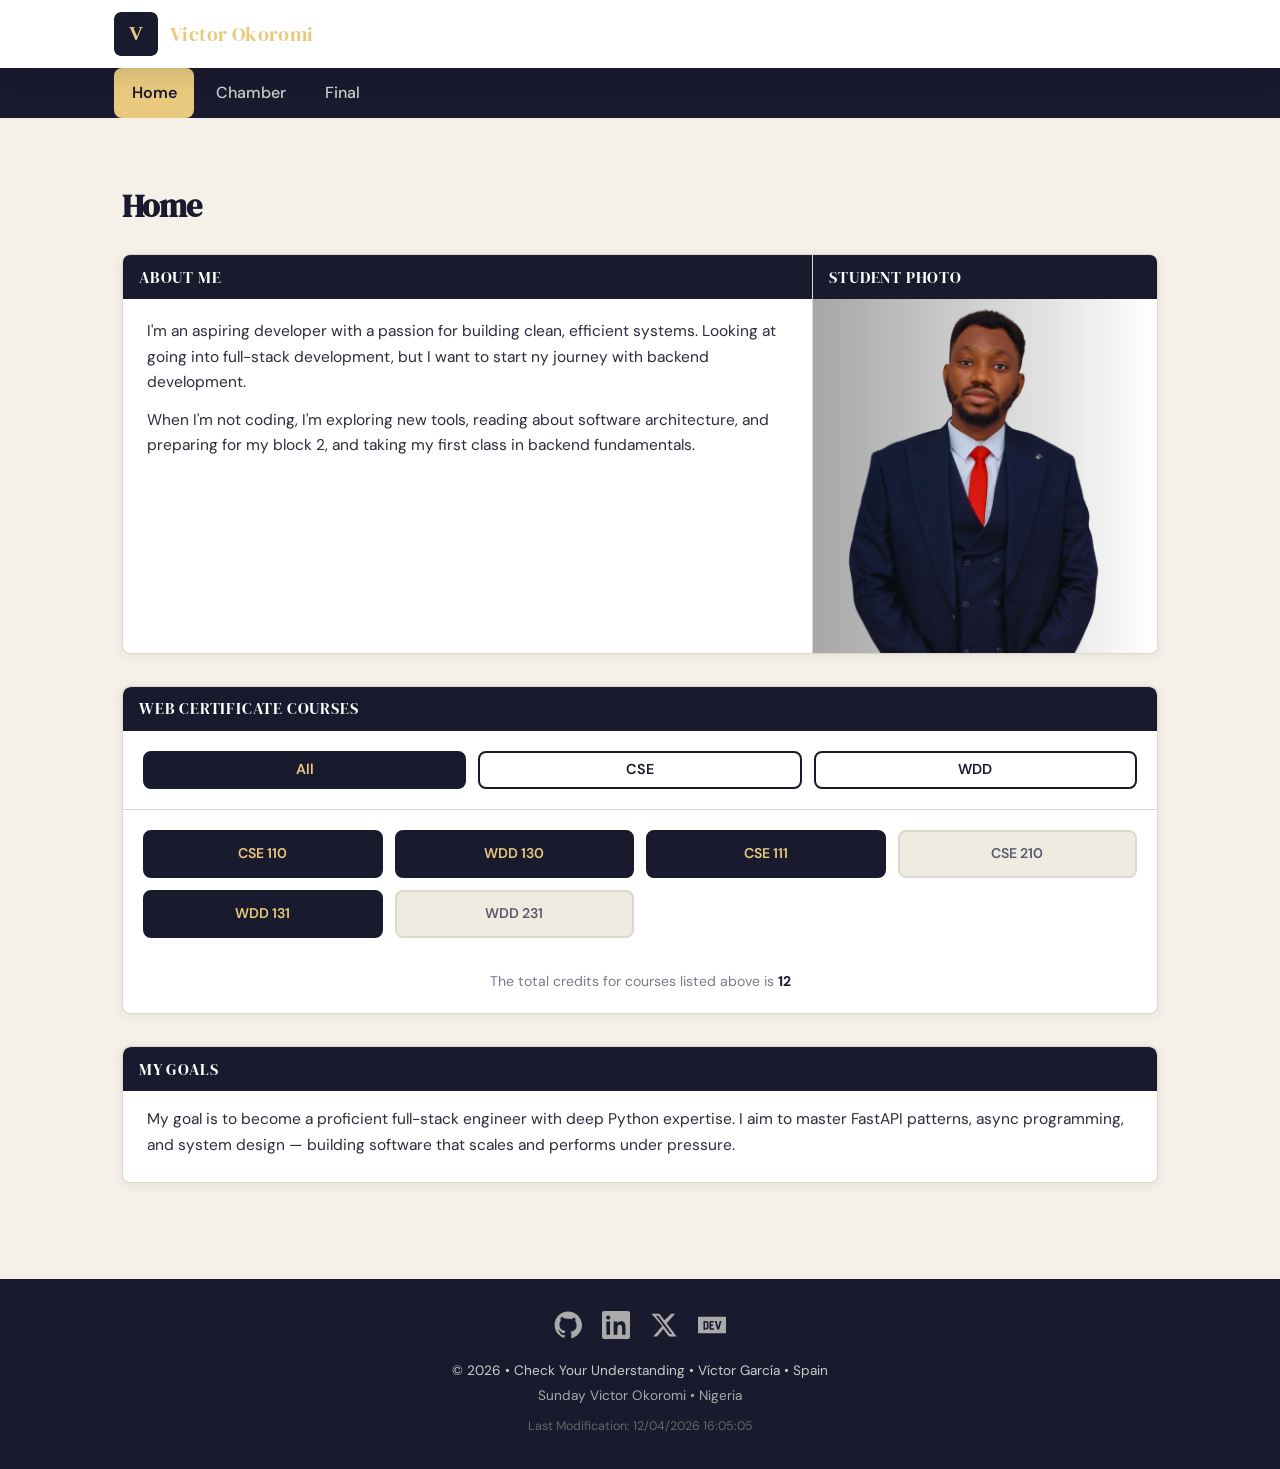
<file: index.html>
<!DOCTYPE html>
<html lang="en">
<head>
  <meta charset="UTF-8" />
  <meta name="viewport" content="width=device-width, initial-scale=1.0" />
  <meta name="description" content="Victor Okoromi personal portfolio and Web Certificate coursework page." />
  <meta name="author" content="Sunday Víctor Okoromi" />
  <title>Victor | Home</title>
  <link rel="preconnect" href="https://fonts.googleapis.com" />
  <link rel="preconnect" href="https://fonts.gstatic.com" crossorigin />
  <link href="https://fonts.googleapis.com/css2?family=DM+Serif+Display:ital@0;1&family=DM+Sans:wght@300;400;500;600&display=swap" rel="stylesheet" />
  <link rel="stylesheet" href="styles/styles.css" />
  <link rel="stylesheet" href="styles/normalize.css" />
  <script src="scripts/main.js" defer></script>
</head>
<body>

  <!-- ======= HEADER ======= -->
  <header>
    <div class="header-inner">
      <div class="brand">
        <img src="images/logo.svg" alt="Site logo" class="logo" width="44" height="44" />
        <span class="site-name">Victor Okoromi</span>
      </div>
      <button class="hamburger" id="menuToggle" aria-label="Toggle navigation" aria-expanded="false">
        <span></span><span></span><span></span>
      </button>
    </div>
  </header>

  <!-- ======= NAV ======= -->
  <nav id="mainNav" aria-label="Main navigation">
    <ul>
      <li><a href="index.html" class="active">Home</a></li>
      <li><a href="chamber/index.html">Chamber</a></li>
      <li><a href="final/index.html">Final</a></li>
    </ul>
  </nav>

  <!-- ======= MAIN ======= -->
  <main>
    <h1>Home</h1>

    <!-- About Me -->
    <section class="about-section">
      <div class="about-text">
        <h2>About Me</h2>
        <p>
          I'm an aspiring developer with a passion for building clean, efficient systems. Looking at going into full-stack development, but I want to start ny journey with backend development.
        <p>
          When I'm not coding, I'm exploring new tools, reading about software architecture, and preparing for my block 2, and taking my first class in backend fundamentals.
        </p>
      </div>
      <div class="about-photo">
        <h2>Student Photo</h2>
        <div class="photo-placeholder">
         <img src="images/profile.webp" alt="Student Photo" />
        </div>
      </div>
    </section>

    <!-- Web Certificate Courses -->
    <section class="courses-section">
      <h2>Web Certificate Courses</h2>

      <div class="filter-buttons">
        <button class="filter-btn active" data-filter="all">All</button>
        <button class="filter-btn" data-filter="CSE">CSE</button>
        <button class="filter-btn" data-filter="WDD">WDD</button>
      </div>

      <div id="courseList" class="course-grid"></div>
      <p class="credit-total">The total credits for courses listed above is <strong id="totalCredits">0</strong></p>
    </section>

    <!-- Future Courses -->
    <section class="goals-section">
      <h2>My Goals</h2>
      <p>
        My goal is to become a proficient full-stack engineer with deep Python expertise. I aim to master FastAPI patterns, async programming, and system design — building software that scales and performs under pressure.
      </p>
    </section>

  </main>

  <!-- ======= FOOTER ======= -->
  <footer>
    <div class="footer-social">
      <a href="https://github.com/" target="_blank" rel="noopener noreferrer" aria-label="GitHub">
        <svg xmlns="http://www.w3.org/2000/svg" viewBox="0 0 24 24" width="28" height="28" fill="currentColor">
          <path d="M12 .5C5.649.5.5 5.649.5 12c0 5.085 3.292 9.388 7.863 10.907.575.107.785-.249.785-.553 0-.273-.01-.995-.015-1.953-3.2.696-3.876-1.542-3.876-1.542-.522-1.328-1.276-1.682-1.276-1.682-1.044-.714.079-.699.079-.699 1.154.081 1.762 1.185 1.762 1.185 1.025 1.756 2.69 1.249 3.347.955.104-.742.401-1.249.73-1.536-2.554-.29-5.237-1.277-5.237-5.682 0-1.255.449-2.28 1.184-3.084-.119-.29-.514-1.459.112-3.042 0 0 .964-.309 3.161 1.179A10.99 10.99 0 0 1 12 6.585c.977.004 1.96.132 2.878.387 2.195-1.488 3.157-1.179 3.157-1.179.628 1.583.233 2.752.114 3.042.737.804 1.183 1.829 1.183 3.084 0 4.415-2.687 5.389-5.248 5.673.413.355.78 1.056.78 2.129 0 1.537-.014 2.776-.014 3.154 0 .307.207.665.791.552C20.711 21.385 24 17.084 24 12 24 5.649 18.351.5 12 .5z"/>
        </svg>
      </a>
      <a href="https://linkedin.com/" target="_blank" rel="noopener noreferrer" aria-label="LinkedIn">
        <svg xmlns="http://www.w3.org/2000/svg" viewBox="0 0 24 24" width="28" height="28" fill="currentColor">
          <path d="M20.447 20.452H17.21v-5.569c0-1.328-.025-3.037-1.85-3.037-1.851 0-2.134 1.445-2.134 2.939v5.667H9.99V9h3.114v1.561h.044c.434-.822 1.493-1.689 3.073-1.689 3.289 0 3.895 2.166 3.895 4.984v6.596zM5.337 7.433a1.807 1.807 0 1 1 0-3.614 1.807 1.807 0 0 1 0 3.614zm1.561 13.019H3.776V9h3.122v11.452zM22.225 0H1.771C.792 0 0 .774 0 1.729v20.542C0 23.226.792 24 1.771 24h20.451C23.2 24 24 23.226 24 22.271V1.729C24 .774 23.2 0 22.222 0h.003z"/>
        </svg>
      </a>
      <a href="https://x.com/" target="_blank" rel="noopener noreferrer" aria-label="X (Twitter)">
        <svg xmlns="http://www.w3.org/2000/svg" viewBox="0 0 24 24" width="28" height="28" fill="currentColor">
          <path d="M18.244 2.25h3.308l-7.227 8.26 8.502 11.24H16.17l-4.714-6.231-5.401 6.231H2.742l7.738-8.878L1.254 2.25H8.08l4.253 5.622zm-1.161 17.52h1.833L7.084 4.126H5.117z"/>
        </svg>
      </a>
      <a href="https://dev.to/" target="_blank" rel="noopener noreferrer" aria-label="Dev.to">
        <svg xmlns="http://www.w3.org/2000/svg" viewBox="0 0 24 24" width="28" height="28" fill="currentColor">
          <path d="M7.42 10.05c-.18-.16-.46-.23-.84-.23H6l.02 2.44.04 2.45.56-.02c.41 0 .63-.07.83-.26.24-.24.26-.36.26-2.2 0-1.91-.02-1.96-.29-2.18zM0 4.94v14.12h24V4.94H0zM8.56 15.3c-.44.58-1.06.77-2.53.77H4.71V8.53h1.4c1.67 0 2.16.18 2.6.9.27.43.29.6.32 2.57.05 2.23-.02 2.73-.47 3.3zm5.09-5.47h-2.47v1.77h1.52v1.28l-.72.04-.75.03v1.77l1.22.03 1.2.04v1.28h-1.6c-1.53 0-1.6-.01-1.87-.3l-.3-.28v-3.16c0-3.02.01-3.18.25-3.48.23-.31.25-.31 1.88-.31h1.64v1.29zm4.68 5.45c-.17.43-.64.79-1 .79-.18 0-.45-.15-.67-.39-.32-.32-.45-.63-.82-2.08l-.9-3.39-.45-1.67h.76c.4 0 .75.02.75.05 0 .06 1.16 4.54 1.26 4.83.04.15.32-.7.73-2.3l.66-2.52.74-.04c.4-.02.73 0 .73.04 0 .14-1.67 6.38-1.8 6.68z"/>
        </svg>
      </a>
    </div>

    <div class="footer-info">
      <p id="copyright"></p>
      <p>Sunday Victor Okoromi &bull; Nigeria</p>
    </div>

    <div class="footer-modified">
      <p id="lastModified"></p>
    </div>
  </footer>

</body>
</html>
</file>
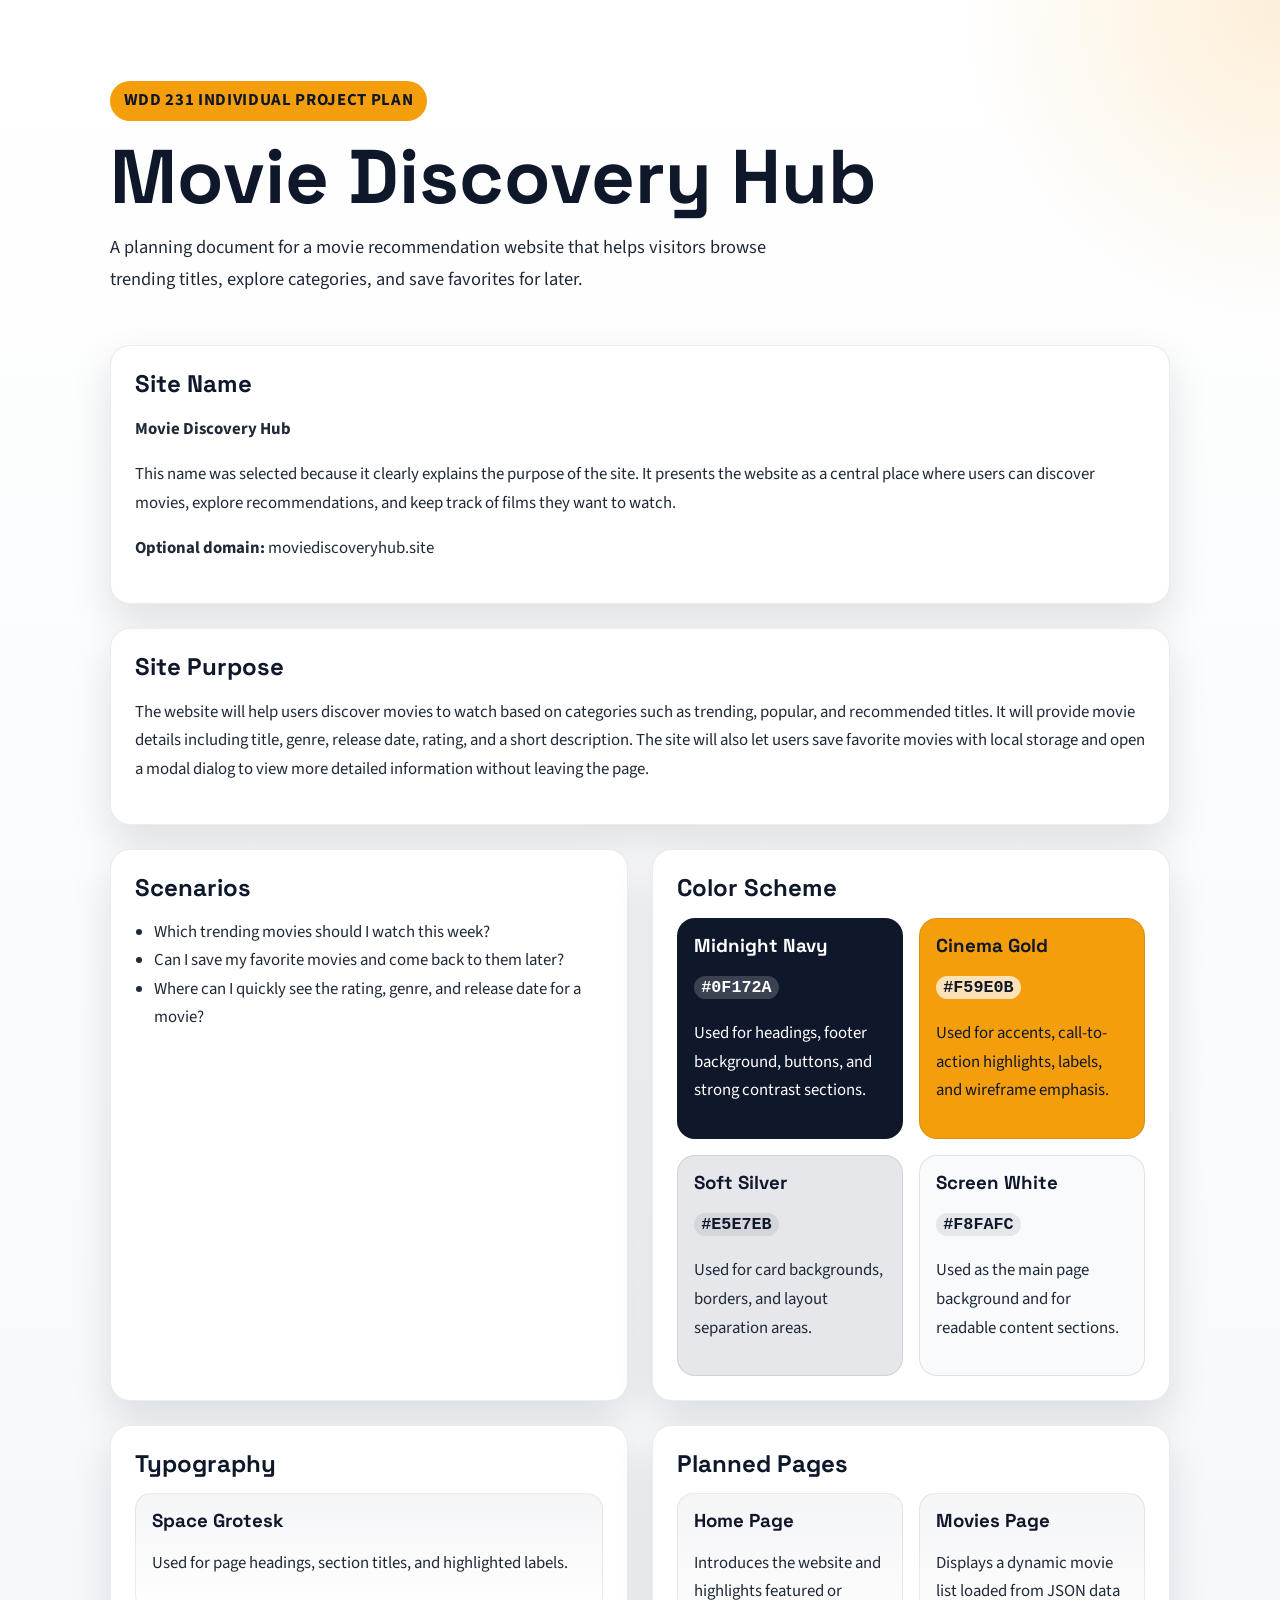
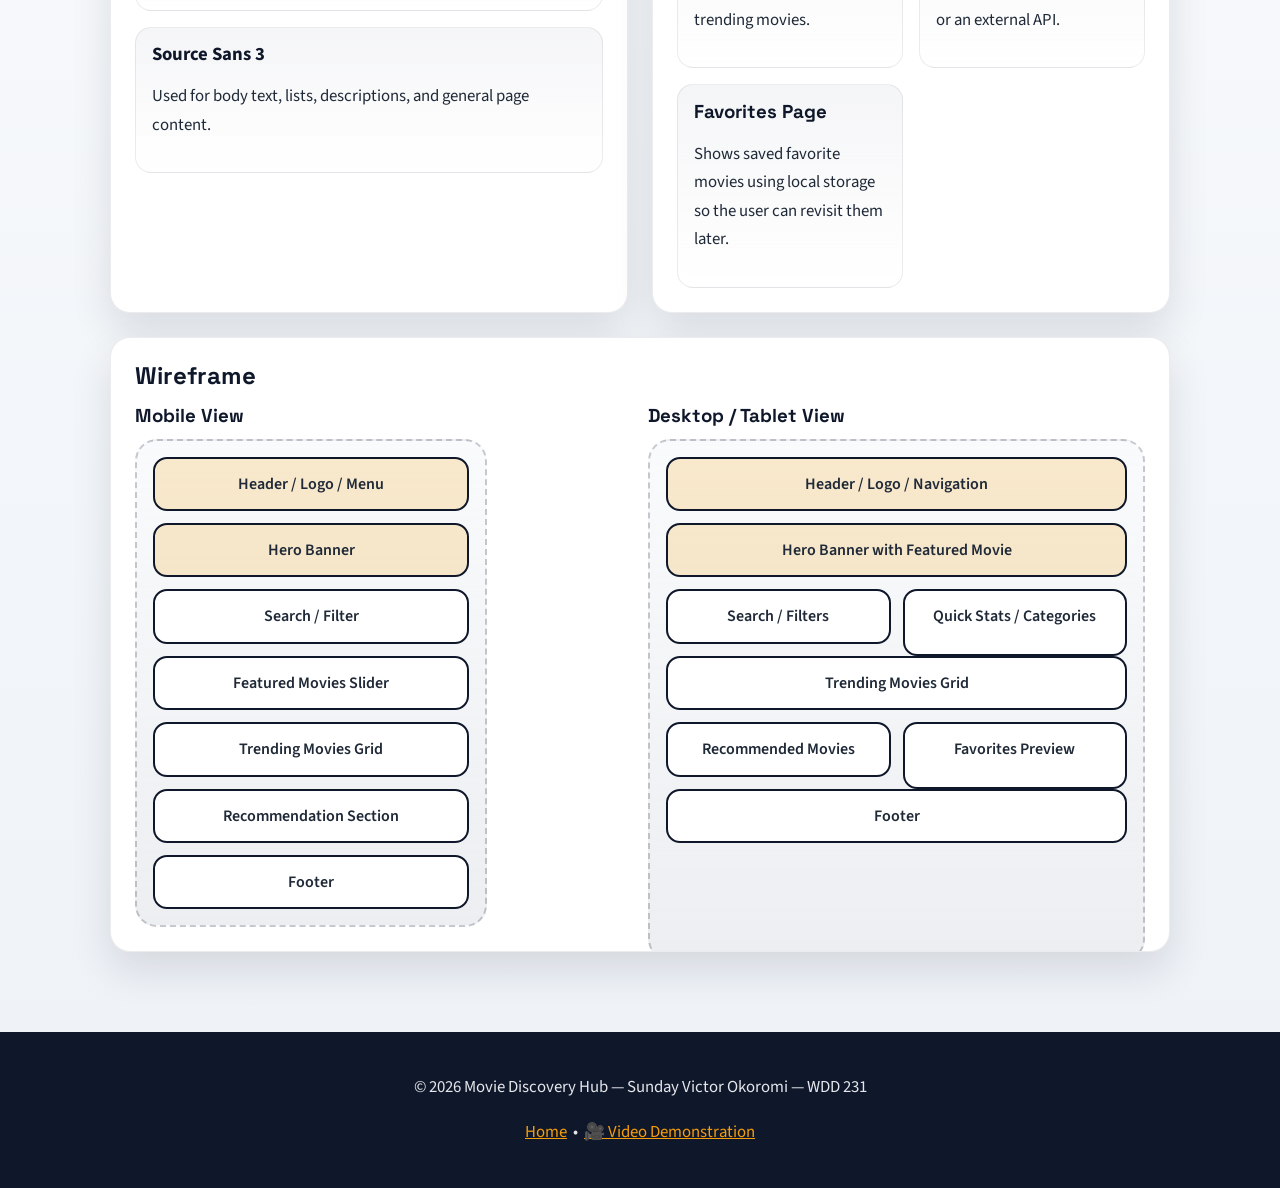
<file: final/siteplan.html>
<!DOCTYPE html>
<html lang="en">
<head>
  <meta charset="UTF-8">
  <meta name="viewport" content="width=device-width, initial-scale=1.0">
  <meta name="description" content="Site plan for the Movie Discovery Hub individual website project.">
  <meta name="author" content="Sunday Victor Okoromi">
  <title>Site Plan | Movie Discovery Hub</title>

  <!-- Favicon -->
  <link rel="icon" href="favicon.svg" type="image/svg+xml">

  <!-- Open Graph -->
  <meta property="og:title"       content="Site Plan | Movie Discovery Hub">
  <meta property="og:description" content="The planning document for Movie Discovery Hub — a WDD 231 individual project.">
  <meta property="og:type"        content="website">
  <meta property="og:image"       content="https://placehold.co/1200x630/0f172a/f59e0b?text=Movie+Discovery+Hub">

  <link rel="preconnect" href="https://fonts.googleapis.com">
  <link rel="preconnect" href="https://fonts.gstatic.com" crossorigin>
  <link href="https://fonts.googleapis.com/css2?family=Space+Grotesk:wght@400;500;700&family=Source+Sans+3:wght@400;600&display=swap" rel="stylesheet">
  <link rel="stylesheet" href="../styles/normalize.css">
  <link rel="stylesheet" href="styles/siteplan.css">
</head>
<body>
  <header class="hero">
    <p class="eyebrow">WDD 231 Individual Project Plan</p>
    <h1>Movie Discovery Hub</h1>
    <p class="hero-copy">
      A planning document for a movie recommendation website that helps visitors browse trending titles,
      explore categories, and save favorites for later.
    </p>
  </header>

  <main class="page-layout">
    <section class="card">
      <h2>Site Name</h2>
      <p><strong>Movie Discovery Hub</strong></p>
      <p>
        This name was selected because it clearly explains the purpose of the site. It presents the website
        as a central place where users can discover movies, explore recommendations, and keep track of films
        they want to watch.
      </p>
      <p><strong>Optional domain:</strong> moviediscoveryhub.site</p>
    </section>

    <section class="card">
      <h2>Site Purpose</h2>
      <p>
        The website will help users discover movies to watch based on categories such as trending, popular,
        and recommended titles. It will provide movie details including title, genre, release date, rating,
        and a short description. The site will also let users save favorite movies with local storage and
        open a modal dialog to view more detailed information without leaving the page.
      </p>
    </section>

    <section class="card">
      <h2>Scenarios</h2>
      <ul>
        <li>Which trending movies should I watch this week?</li>
        <li>Can I save my favorite movies and come back to them later?</li>
        <li>Where can I quickly see the rating, genre, and release date for a movie?</li>
      </ul>
    </section>

    <section class="card">
      <h2>Color Scheme</h2>
      <div class="color-grid">
        <article class="color-swatch swatch-dark">
          <h3>Midnight Navy</h3>
          <p><code>#0F172A</code></p>
          <p>Used for headings, footer background, buttons, and strong contrast sections.</p>
        </article>
        <article class="color-swatch swatch-gold">
          <h3>Cinema Gold</h3>
          <p><code>#F59E0B</code></p>
          <p>Used for accents, call-to-action highlights, labels, and wireframe emphasis.</p>
        </article>
        <article class="color-swatch swatch-light">
          <h3>Soft Silver</h3>
          <p><code>#E5E7EB</code></p>
          <p>Used for card backgrounds, borders, and layout separation areas.</p>
        </article>
        <article class="color-swatch swatch-cream">
          <h3>Screen White</h3>
          <p><code>#F8FAFC</code></p>
          <p>Used as the main page background and for readable content sections.</p>
        </article>
      </div>
    </section>

    <section class="card">
      <h2>Typography</h2>
      <div class="type-samples">
        <article>
          <h3 class="font-display">Space Grotesk</h3>
          <p>Used for page headings, section titles, and highlighted labels.</p>
        </article>
        <article>
          <h3 class="font-body">Source Sans 3</h3>
          <p>Used for body text, lists, descriptions, and general page content.</p>
        </article>
      </div>
    </section>

    <section class="card">
      <h2>Planned Pages</h2>
      <div class="page-list">
        <article>
          <h3>Home Page</h3>
          <p>Introduces the website and highlights featured or trending movies.</p>
        </article>
        <article>
          <h3>Movies Page</h3>
          <p>Displays a dynamic movie list loaded from JSON data or an external API.</p>
        </article>
        <article>
          <h3>Favorites Page</h3>
          <p>Shows saved favorite movies using local storage so the user can revisit them later.</p>
        </article>
      </div>
    </section>

    <section class="card wireframe-card">
      <h2>Wireframe</h2>
      <div class="wireframes">
        <article class="wireframe">
          <h3>Mobile View</h3>
          <div class="frame mobile-frame">
            <div class="wf-box wf-header">Header / Logo / Menu</div>
            <div class="wf-box wf-hero">Hero Banner</div>
            <div class="wf-box">Search / Filter</div>
            <div class="wf-box">Featured Movies Slider</div>
            <div class="wf-box">Trending Movies Grid</div>
            <div class="wf-box">Recommendation Section</div>
            <div class="wf-box">Footer</div>
          </div>
        </article>

        <article class="wireframe">
          <h3>Desktop / Tablet View</h3>
          <div class="frame desktop-frame">
            <div class="wf-box wf-header wide">Header / Logo / Navigation</div>
            <div class="wf-box wf-hero wide">Hero Banner with Featured Movie</div>
            <div class="wf-row">
              <div class="wf-box">Search / Filters</div>
              <div class="wf-box">Quick Stats / Categories</div>
            </div>
            <div class="wf-box wide">Trending Movies Grid</div>
            <div class="wf-row">
              <div class="wf-box">Recommended Movies</div>
              <div class="wf-box">Favorites Preview</div>
            </div>
            <div class="wf-box wide">Footer</div>
          </div>
        </article>
      </div>
    </section>
  </main>

  <footer style="background:#0f172a;color:#e5e7eb;text-align:center;padding:1.5rem 1.25rem;font-size:0.9rem;margin-top:2rem;">
    <p>&copy; <span id="year"></span> Movie Discovery Hub &mdash; Sunday Victor Okoromi &mdash; WDD 231</p>
    <p style="margin-top:0.4rem;">
      <a href="index.html" style="color:#f59e0b;">Home</a>
      &nbsp;&bull;&nbsp;
      <!-- Replace # with your YouTube / Loom video URL after recording -->
      <a href="#" target="_blank" rel="noopener" style="color:#f59e0b;">&#127909; Video Demonstration</a>
    </p>
  </footer>

  <script>document.getElementById('year').textContent = new Date().getFullYear();</script>
</body>
</html>
</file>
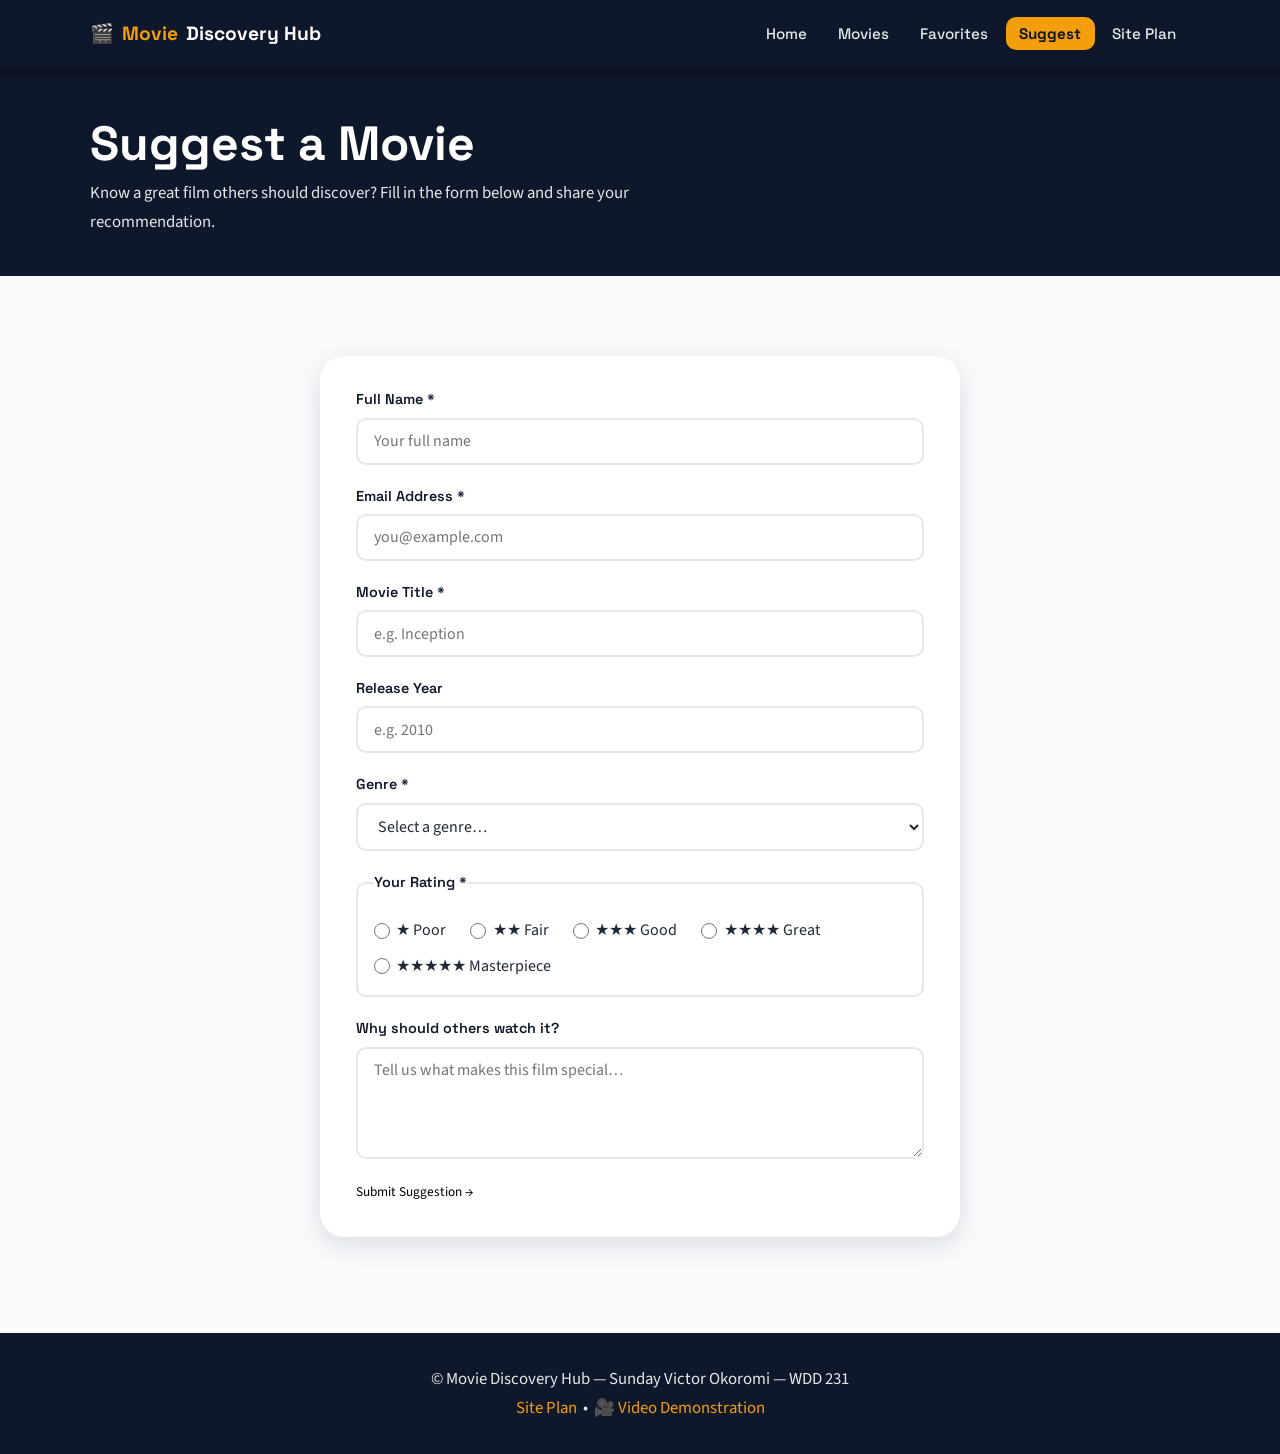
<file: final/suggest.html>
<!DOCTYPE html>
<html lang="en">
<head>
  <meta charset="UTF-8">
  <meta name="viewport" content="width=device-width, initial-scale=1.0">
  <meta name="description" content="Suggest a movie for the Movie Discovery Hub community. Share your favourite film recommendation with us.">
  <meta name="author" content="Sunday Victor Okoromi">
  <title>Suggest a Movie | Movie Discovery Hub</title>

  <!-- Favicon -->
  <link rel="icon" href="favicon.svg" type="image/svg+xml">

  <!-- Open Graph -->
  <meta property="og:title"       content="Suggest a Movie | Movie Discovery Hub">
  <meta property="og:description" content="Share your favourite film recommendation with the Movie Discovery Hub community.">
  <meta property="og:type"        content="website">
  <meta property="og:image"       content="https://kingvics.github.io/wdd231/final/images/og-image.png">
  <meta property="og:url" content="https://kingvics.github.io/wdd231/final/suggest.html" />

  <!-- Google Fonts -->
  <link rel="preconnect" href="https://fonts.googleapis.com">
  <link rel="preconnect" href="https://fonts.gstatic.com" crossorigin>
  <link href="https://fonts.googleapis.com/css2?family=Space+Grotesk:wght@400;500;700&family=Source+Sans+3:wght@400;600&display=swap" rel="stylesheet">

  <!-- CSS modules -->
  <link rel="stylesheet" href="styles/base.css">
  <link rel="stylesheet" href="styles/layout.css">
  <link rel="stylesheet" href="styles/header.css">
  <link rel="stylesheet" href="styles/form.css">

  <!-- SCRIPT -->
  <script type="module" src="scripts/hamburger.js"></script>
  <script type="module" src="scripts/suggest.js"></script>
</head>
<body class="page-body">

  <header class="site-header">
    <nav class="nav wrapper" aria-label="Main navigation">
      <a href="index.html" class="nav-logo">
        🎬 <span>Movie</span>Discovery Hub
      </a>

      <button class="hamburger" aria-expanded="false" aria-controls="nav-links" aria-label="Toggle navigation">
        <span></span><span></span><span></span>
      </button>

      <ul class="nav-links" id="nav-links">
        <li><a href="index.html"     class="nav-link">Home</a></li>
        <li><a href="movies.html"    class="nav-link">Movies</a></li>
        <li><a href="favorites.html" class="nav-link">Favorites</a></li>
        <li><a href="suggest.html"   class="nav-link active">Suggest</a></li>
        <li><a href="siteplan.html"  class="nav-link">Site Plan</a></li>
      </ul>
    </nav>


  </header>

  <section class="page-hero">
    <div class="wrapper">
      <h1>Suggest a Movie</h1>
      <p>Know a great film others should discover? Fill in the form below and share your recommendation.</p>
    </div>
  </section>

  <main>
    <section class="section">
      <div class="wrapper">
        <div class="form-card">

          <form action="thankyou.html" method="GET" id="suggest-form" novalidate>

            <!-- Name -->
            <div class="form-group">
              <label for="name">Full Name <span aria-hidden="true">*</span></label>
              <input
                type="text"
                id="name"
                name="name"
                class="form-control"
                placeholder="Your full name"
                required
                minlength="2"
                autocomplete="name"
              >
            </div>

            <!-- Email -->
            <div class="form-group">
              <label for="email">Email Address <span aria-hidden="true">*</span></label>
              <input
                type="email"
                id="email"
                name="email"
                class="form-control"
                placeholder="you@example.com"
                required
                autocomplete="email"
              >
            </div>

            <!-- Movie title -->
            <div class="form-group">
              <label for="movie">Movie Title <span aria-hidden="true">*</span></label>
              <input
                type="text"
                id="movie"
                name="movie"
                class="form-control"
                placeholder="e.g. Inception"
                required
                minlength="1"
              >
            </div>

            <!-- Release year -->
            <div class="form-group">
              <label for="year">Release Year</label>
              <input
                type="number"
                id="year"
                name="year"
                class="form-control"
                placeholder="e.g. 2010"
                min="1888"
                max="2026"
              >
            </div>

            <!-- Genre -->
            <div class="form-group">
              <label for="genre">Genre <span aria-hidden="true">*</span></label>
              <select id="genre" name="genre" class="form-control" required>
                <option value="">Select a genre…</option>
                <option value="Action">Action</option>
                <option value="Adventure">Adventure</option>
                <option value="Animation">Animation</option>
                <option value="Comedy">Comedy</option>
                <option value="Crime">Crime</option>
                <option value="Documentary">Documentary</option>
                <option value="Drama">Drama</option>
                <option value="Horror">Horror</option>
                <option value="Musical">Musical</option>
                <option value="Romance">Romance</option>
                <option value="Sci-Fi">Sci-Fi</option>
                <option value="Thriller">Thriller</option>
              </select>
            </div>

            <!-- Rating -->
            <fieldset>
              <legend>Your Rating <span aria-hidden="true">*</span></legend>
              <div class="radio-group">
                <label class="radio-label">
                  <input type="radio" name="rating" value="1" required> ★ Poor
                </label>
                <label class="radio-label">
                  <input type="radio" name="rating" value="2"> ★★ Fair
                </label>
                <label class="radio-label">
                  <input type="radio" name="rating" value="3"> ★★★ Good
                </label>
                <label class="radio-label">
                  <input type="radio" name="rating" value="4"> ★★★★ Great
                </label>
                <label class="radio-label">
                  <input type="radio" name="rating" value="5"> ★★★★★ Masterpiece
                </label>
              </div>
            </fieldset>

            <!-- Message -->
            <div class="form-group">
              <label for="message">Why should others watch it?</label>
              <textarea
                id="message"
                name="message"
                class="form-control"
                rows="4"
                placeholder="Tell us what makes this film special…"
              ></textarea>
            </div>

            <div class="form-submit">
              <button type="submit" class="btn-primary">Submit Suggestion &rarr;</button>
            </div>

          </form>

        </div>
      </div>
    </section>
  </main>

  <footer class="site-footer">
    <p>&copy; <span id="year"></span> Movie Discovery Hub &mdash; Sunday Victor Okoromi &mdash; WDD 231</p>
    <p>
      <a href="siteplan.html">Site Plan</a>
      &nbsp;&bull;&nbsp;
      <a href="#" target="_blank" rel="noopener">&#127909; Video Demonstration</a>
    </p>
  </footer>
</body>
</html>
</file>
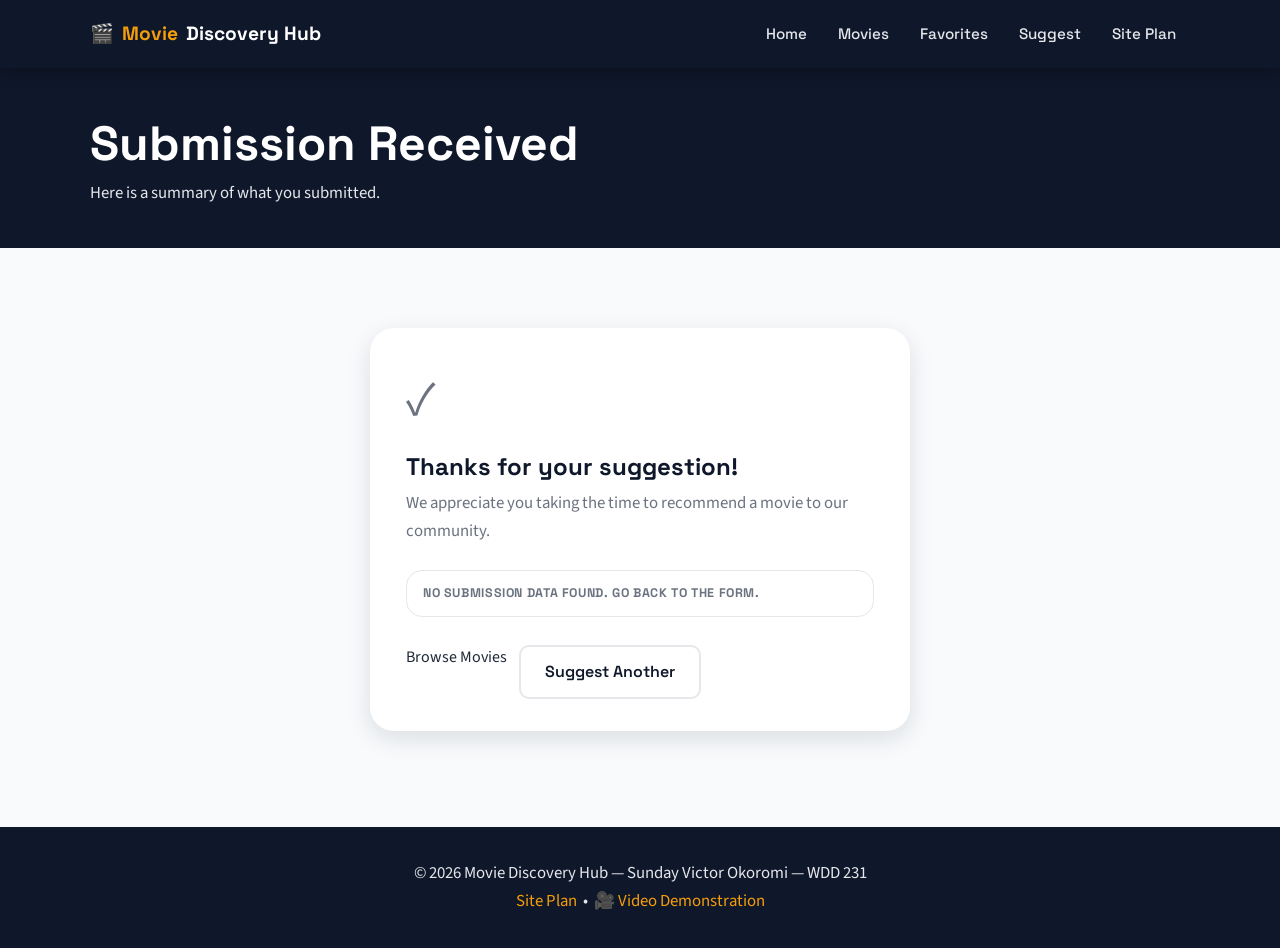
<file: final/thankyou.html>
<!DOCTYPE html>
<html lang="en">
<head>
  <meta charset="UTF-8">
  <meta name="viewport" content="width=device-width, initial-scale=1.0">
  <meta name="description" content="Thank you for your movie suggestion on Movie Discovery Hub.">
  <meta name="author" content="Sunday Victor Okoromi">
  <title>Thank You | Movie Discovery Hub</title>

  <!-- Favicon -->
  <link rel="icon" href="favicon.svg" type="image/svg+xml">

  <!-- Open Graph -->
  <meta property="og:title"       content="Thank You | Movie Discovery Hub">
  <meta property="og:description" content="Your movie suggestion has been received. Thank you!">
  <meta property="og:type"        content="website">
  <meta property="og:image"       content="https://kingvics.github.io/wdd231/final/images/og-image.png">
  <meta property="og:url" content="https://kingvics.github.io/wdd231/final/thankyou.html" />
  
  <!-- Google Fonts -->
  <link rel="preconnect" href="https://fonts.googleapis.com">
  <link rel="preconnect" href="https://fonts.gstatic.com" crossorigin>
  <link href="https://fonts.googleapis.com/css2?family=Space+Grotesk:wght@400;500;700&family=Source+Sans+3:wght@400;600&display=swap" rel="stylesheet">

  <!-- CSS modules -->
  <link rel="stylesheet" href="styles/base.css">
  <link rel="stylesheet" href="styles/layout.css">
  <link rel="stylesheet" href="styles/header.css">
  <link rel="stylesheet" href="styles/form.css">
  <!-- SCRIPT -->
  <script type="module" src="scripts/hamburger.js"></script>
  <script type="module" src="scripts/thankyou.js"></script>
</head>
<body class="page-body">

  <header class="site-header">
    <nav class="nav wrapper" aria-label="Main navigation">
      <a href="index.html" class="nav-logo">
        🎬 <span>Movie</span>Discovery Hub
      </a>

      <button class="hamburger" aria-expanded="false" aria-controls="nav-links" aria-label="Toggle navigation">
        <span></span><span></span><span></span>
      </button>

      <ul class="nav-links" id="nav-links">
        <li><a href="index.html"     class="nav-link">Home</a></li>
        <li><a href="movies.html"    class="nav-link">Movies</a></li>
        <li><a href="favorites.html" class="nav-link">Favorites</a></li>
        <li><a href="suggest.html"   class="nav-link">Suggest</a></li>
        <li><a href="siteplan.html"  class="nav-link">Site Plan</a></li>
      </ul>
    </nav>
  </header>

  <section class="page-hero">
    <div class="wrapper">
      <h1>Submission Received</h1>
      <p>Here is a summary of what you submitted.</p>
    </div>
  </section>

  <main>
    <section class="section">
      <div class="wrapper">
        <div class="result-card">
          <p class="checkmark">&#10003;</p>
          <h2>Thanks for your suggestion!</h2>
          <p>We appreciate you taking the time to recommend a movie to our community.</p>

          <ul class="result-list" id="result-list" aria-label="Your submission">
          </ul>

          <div class="result-actions">
            <a href="movies.html" class="btn-primary">Browse Movies</a>
            <a href="suggest.html" class="btn-ghost suggest-again" 
            >Suggest Another</a>
          </div>
        </div>
      </div>
    </section>
  </main>

  <footer class="site-footer">
    <p>&copy; <span id="year"></span> Movie Discovery Hub &mdash; Sunday Victor Okoromi &mdash; WDD 231</p>
    <p>
      <a href="siteplan.html">Site Plan</a>
      &nbsp;&bull;&nbsp;
      <a href="#" target="_blank" rel="noopener">&#127909; Video Demonstration</a>
    </p>
  </footer>

 
</body>
</html>
</file>
<file: styles/styles.css>
/* ========================================
   CSS Root
======================================== */
:root {
    --color-bg: #f5f0e8;
    --color-surface: #ffffff;
    --color-primary: #1a1a2e;
    --color-accent: #e8c97e;
    --color-accent-dark: #c9a84c;
    --color-text: #2c2c3e;
    --color-muted: #7a7a8c;
    --color-border: #ddd8cc;
    --color-completed: #1a1a2e;
    --color-completed-text: #e8c97e;
    --color-incomplete: #f0ebe0;
    --color-incomplete-text: #5a5a6e;

    --font-display: 'DM Serif Display', Georgia, serif;
    --font-body: 'DM Sans', system-ui, sans-serif;

    --radius: 8px;
    --shadow: 0 2px 12px rgba(26, 26, 46, 0.08);
    --shadow-strong: 0 4px 24px rgba(26, 26, 46, 0.15);
    --transition: 0.2s ease;

    --max-width: 1100px;
    --gap: 1.5rem;
}

/* ========================================
   Reset & Base
======================================== */
*,
*::before,
*::after {
    box-sizing: border-box;
    margin: 0;
    padding: 0;
}

html {
    scroll-behavior: smooth;
}

body {
    font-family: var(--font-body);
    background-color: var(--color-bg);
    color: var(--color-text);
    font-size: 1rem;
    line-height: 1.65;
    min-height: 100vh;
    display: flex;
    flex-direction: column;
}

img,
svg {
    display: block;
    max-width: 100%;
}

a {
    color: inherit;
    text-decoration: none;
}

ul {
    list-style: none;
}

/* ========================================
   HEADER
======================================== */
header {
    background-color: var(--color-surface);
    color: #fff;
    position: sticky;
    top: 0;
    z-index: 100;
    box-shadow: var(--shadow-strong);
}

.header-inner {
    max-width: var(--max-width);
    margin: 0 auto;
    padding: 0.75rem 1.5rem;
    display: flex;
    align-items: center;
    justify-content: space-between;
}

.brand {
    display: flex;
    align-items: center;
    gap: 0.75rem;
}

.logo {
    border-radius: 6px;
    flex-shrink: 0;
}

.site-name {
    font-family: var(--font-display);
    font-size: 1.25rem;
    color: var(--color-accent);
    letter-spacing: 0.02em;
}

/* Hamburger */
.hamburger {
    display: flex;
    flex-direction: column;
    gap: 5px;
    background: none;
    border: 2px solid var(--color-accent);
    border-radius: var(--radius);
    padding: 7px 9px;
    cursor: pointer;
    transition: background var(--transition);
}

.hamburger span {
    display: block;
    width: 22px;
    height: 2px;
    background: var(--color-accent);
    border-radius: 2px;
    transition: transform var(--transition), opacity var(--transition);
}

.hamburger:hover {
    background: rgba(232, 201, 126, 0.15);
}

/* Hamburger open state */
.hamburger.open span:nth-child(1) {
    transform: translateY(7px) rotate(45deg);
}

.hamburger.open span:nth-child(2) {
    opacity: 0;
}

.hamburger.open span:nth-child(3) {
    transform: translateY(-7px) rotate(-45deg);
}

/* ========================================
   NAV
======================================== */
nav {
    background-color: var(--color-primary);
    overflow: hidden;
    max-height: 0;
    transition: max-height 0.35s ease;
}

nav.open {
    max-height: 300px;
}

nav ul {
    max-width: var(--max-width);
    margin: 0 auto;
    padding: 0 1.5rem 0.75rem;
    display: flex;
    flex-direction: column;
    gap: 0.25rem;
}

nav ul li a {
    display: block;
    padding: 0.6rem 1rem;
    color: #ccc;
    font-weight: 500;
    border-radius: var(--radius);
    transition: background var(--transition), color var(--transition);
}

nav ul li a:hover {
    background: rgba(232, 201, 126, 0.15);
    color: var(--color-accent);
}

nav ul li a.active {
    background: var(--color-accent);
    color: var(--color-primary);
    font-weight: 600;
}

/* ========================================
   MAIN
======================================== */
main {
    flex: 1;
    max-width: var(--max-width);
    width: 100%;
    margin: 0 auto;
    padding: 2rem 1.25rem 3rem;
}

h1 {
    font-family: var(--font-display);
    font-size: clamp(2rem, 5vw, 3rem);
    color: var(--color-primary);
    margin-bottom: 1.5rem;
    letter-spacing: -0.02em;
}

h2 {
    font-family: var(--font-display);
    font-size: 1rem;
    font-weight: 400;
    letter-spacing: 0.05em;
    text-transform: uppercase;
    color: #fff;
    background: var(--color-primary);
    padding: 0.55rem 1rem;
    border-radius: var(--radius) var(--radius) 0 0;
}

section {
    background: var(--color-surface);
    border-radius: var(--radius);
    box-shadow: var(--shadow);
    margin-bottom: 2rem;
    overflow: hidden;
    border: 1px solid var(--color-border);
}

/* ========================================
   ABOUT SECTION
======================================== */
.about-section {
    display: grid;
    grid-template-columns: 1fr;
}

.about-text {
    padding: 1.5rem;
}

.about-text h2 {
    margin: -1.5rem -1.5rem 1.25rem;
    border-radius: 0;
}

.about-text p {
    color: var(--color-text);
    margin-bottom: 0.75rem;
    font-size: 0.97rem;
}

.about-text p:last-child {
    margin-bottom: 0;
}

.about-photo {
    border-top: 1px solid var(--color-border);
}

.about-photo h2 {
    border-radius: 0;
}

.photo-placeholder {
    display: flex;
    align-items: center;
    justify-content: center;
    min-height: 220px;
    background: var(--color-bg);
    color: var(--color-muted);
}

/* ========================================
   COURSES SECTION
======================================== */
.courses-section .inner {
    padding: 1.25rem;
}

.filter-buttons {
    display: flex;
    gap: 0.75rem;
    flex-wrap: wrap;
    padding: 1.25rem;
    border-bottom: 1px solid var(--color-border);
}

.filter-btn {
    flex: 1;
    min-width: 80px;
    padding: 0.55rem 1rem;
    font-family: var(--font-body);
    font-size: 0.9rem;
    font-weight: 600;
    border: 2px solid var(--color-primary);
    border-radius: var(--radius);
    background: transparent;
    color: var(--color-primary);
    cursor: pointer;
    transition: background var(--transition), color var(--transition);
}

.filter-btn:hover {
    background: var(--color-primary);
    color: var(--color-accent);
}

.filter-btn.active {
    background: var(--color-primary);
    color: var(--color-accent);
}

.course-grid {
    display: grid;
    grid-template-columns: repeat(auto-fill, minmax(180px, 1fr));
    gap: 0.75rem;
    padding: 1.25rem;
}

.course-card {
    padding: 0.65rem 1rem;
    border-radius: var(--radius);
    font-size: 0.88rem;
    font-weight: 600;
    text-align: center;
    border: 2px solid transparent;
    transition: transform var(--transition), box-shadow var(--transition);
}

.course-card:hover {
    transform: translateY(-2px);
    box-shadow: var(--shadow);
}

.course-card.completed {
    background: var(--color-completed);
    color: var(--color-completed-text);
    border-color: var(--color-completed);
}

.course-card.incomplete {
    background: var(--color-incomplete);
    color: var(--color-incomplete-text);
    border-color: var(--color-border);
}

.credit-total {
    padding: 0.75rem 1.25rem 1.25rem;
    font-size: 0.88rem;
    color: var(--color-muted);
    text-align: center;
}

.credit-total strong {
    color: var(--color-primary);
}

/* ========================================
   GOALS SECTION
======================================== */
.goals-section {
    padding: 0 0 1.5rem;
}

.goals-section h2 {
    border-radius: var(--radius) var(--radius) 0 0;
    margin-bottom: 1rem;
}

.goals-section p {
    padding: 0 1.5rem;
    font-size: 0.97rem;
    color: var(--color-text);
}

/* ========================================
   FOOTER
======================================== */
footer {
    background: var(--color-primary);
    color: #aaa;
    padding: 2rem 1.5rem;
    text-align: center;
    margin-top: auto;
}

.footer-social {
    display: flex;
    justify-content: center;
    gap: 1.25rem;
    margin-bottom: 1.25rem;
}

.footer-social a {
    color: #aaa;
    transition: color var(--transition), transform var(--transition);
    display: flex;
}

.footer-social a:hover {
    color: var(--color-accent);
    transform: translateY(-3px);
}

.footer-info {
    font-size: 0.85rem;
    line-height: 1.8;
    margin-bottom: 0.5rem;
}

.footer-info p:first-child {
    color: #ccc;
}

.footer-modified {
    font-size: 0.78rem;
    color: #666;
}

/* ========================================
   LARGE SCREENS (≥ 700px)
======================================== */
@media (min-width: 700px) {

    /* Show nav inline */
    nav {
        max-height: none !important;
        overflow: visible;
    }

    nav ul {
        flex-direction: row;
        align-items: center;
        padding: 0 1.5rem;
        gap: 0.25rem;
    }

    nav ul li a {
        padding: 0.75rem 1.1rem;
    }

    /* Hide hamburger */
    .hamburger {
        display: none;
    }

    /* About layout: side by side */
    .about-section {
        grid-template-columns: 2fr 1fr;
    }

    .about-photo {
        border-top: none;
        border-left: 1px solid var(--color-border);
    }

    .about-photo h2 {
        border-radius: 0;
    }
}

@media (min-width: 1000px) {
    main {
        padding: 2.5rem 2rem 4rem;
    }

    .course-grid {
        grid-template-columns: repeat(auto-fill, minmax(200px, 1fr));
    }
}
</file>
<file: final/styles/siteplan.css>
:root {
  --midnight: #0f172a;
  --gold: #f59e0b;
  --silver: #e5e7eb;
  --screen: #f8fafc;
  --ink: #1f2937;
  --card: #ffffff;
  --shadow: 0 18px 40px rgba(15, 23, 42, 0.12);
  --radius: 20px;
  --max-width: 1100px;
  --font-heading: "Space Grotesk", sans-serif;
  --font-body: "Source Sans 3", sans-serif;
}

*,
*::before,
*::after {
  box-sizing: border-box;
}

body {
  margin: 0;
  min-height: 100vh;
  font-family: var(--font-body);
  color: var(--ink);
  background:
    radial-gradient(circle at top right, rgba(245, 158, 11, 0.16), transparent 20rem),
    linear-gradient(180deg, #fff 0%, var(--screen) 45%, #eef2f7 100%);
}

h1,
h2,
h3 {
  margin: 0;
  font-family: var(--font-heading);
  color: var(--midnight);
}

p,
li {
  font-size: 1.05rem;
  line-height: 1.7;
}

code {
  padding: 0.15rem 0.45rem;
  border-radius: 999px;
  background: rgba(15, 23, 42, 0.08);
  font-family: Consolas, monospace;
  color: var(--midnight);
  font-weight: 700;
}

.hero {
  max-width: var(--max-width);
  margin: 0 auto;
  padding: 4rem 1.25rem 2rem;
}

.eyebrow {
  display: inline-block;
  margin-bottom: 1rem;
  padding: 0.35rem 0.85rem;
  border-radius: 999px;
  background: var(--gold);
  color: var(--midnight);
  font-weight: 700;
  letter-spacing: 0.04em;
  text-transform: uppercase;
}

.hero h1 {
  font-size: clamp(2.4rem, 6vw, 4.75rem);
  line-height: 1.05;
}

.hero-copy {
  max-width: 42rem;
  margin-top: 1rem;
  font-size: 1.15rem;
}

.page-layout {
  max-width: var(--max-width);
  margin: 0 auto;
  padding: 0 1.25rem 3rem;
  display: grid;
  gap: 1.5rem;
}

.card {
  padding: 1.5rem;
  background: var(--card);
  border: 1px solid rgba(15, 23, 42, 0.08);
  border-radius: var(--radius);
  box-shadow: var(--shadow);
}

.card h2 {
  margin-bottom: 1rem;
  font-size: 1.5rem;
}

.card p + p,
.card ul,
.page-list,
.color-grid,
.type-samples,
.wireframes {
  margin-top: 1rem;
}

ul {
  margin-bottom: 0;
  padding-left: 1.2rem;
}

.color-grid,
.page-list,
.type-samples,
.wireframes {
  display: grid;
  gap: 1rem;
}

.color-grid {
  grid-template-columns: repeat(auto-fit, minmax(210px, 1fr));
}

.color-swatch {
  padding: 1rem;
  border-radius: 18px;
  border: 1px solid rgba(15, 23, 42, 0.1);
}

.swatch-dark {
  background: var(--midnight);
  color: #fff;
}

.swatch-dark h3 {
  color: #fff;
}

.swatch-dark code {
  background: rgba(255, 255, 255, 0.18);
  color: #fff;
}

.swatch-gold {
  background: var(--gold);
  color: var(--midnight);
}

.swatch-gold code {
  background: rgba(255, 255, 255, 0.7);
}

.swatch-light {
  background: var(--silver);
}

.swatch-cream {
  background: var(--screen);
}

.font-display {
  font-family: var(--font-heading);
}

.font-body {
  font-family: var(--font-body);
}

.page-list {
  grid-template-columns: repeat(auto-fit, minmax(220px, 1fr));
}

.page-list article,
.type-samples article {
  padding: 1rem;
  border-radius: 16px;
  background: linear-gradient(180deg, rgba(229, 231, 235, 0.4), rgba(255, 255, 255, 0.95));
  border: 1px solid rgba(15, 23, 42, 0.08);
}

.wireframe-card {
  overflow: hidden;
}

.wireframes {
  grid-template-columns: repeat(auto-fit, minmax(280px, 1fr));
}

.wireframe h3 {
  margin-bottom: 0.75rem;
}

.frame {
  padding: 1rem;
  border: 2px dashed rgba(15, 23, 42, 0.22);
  border-radius: 22px;
  background: linear-gradient(180deg, rgba(248, 250, 252, 0.9), rgba(229, 231, 235, 0.7));
}

.mobile-frame {
  max-width: 22rem;
}

.desktop-frame {
  min-height: 100%;
}

.wf-box {
  padding: 1rem 0.75rem;
  margin-bottom: 0.75rem;
  border: 2px solid var(--midnight);
  border-radius: 14px;
  background: #fff;
  text-align: center;
  font-weight: 600;
}

.wf-header,
.wf-hero {
  background: rgba(245, 158, 11, 0.2);
}

.wf-row {
  display: grid;
  gap: 0.75rem;
}

.wf-box:last-child,
.wf-row:last-child {
  margin-bottom: 0;
}

/* Footer for siteplan page */
.siteplan-footer {
  background: var(--midnight);
  color: var(--silver);
  text-align: center;
  padding: 1.5rem 1.25rem;
  font-size: 0.9rem;
  margin-top: 2rem;
}

.siteplan-footer a {
  color: var(--gold);
}

@media (min-width: 760px) {
  .page-layout {
    grid-template-columns: repeat(2, minmax(0, 1fr));
  }

  .card:nth-child(1),
  .card:nth-child(2),
  .wireframe-card {
    grid-column: 1 / -1;
  }

  .wf-row {
    grid-template-columns: repeat(2, minmax(0, 1fr));
  }

  .wide {
    grid-column: 1 / -1;
  }
}
</file>
<file: final/styles/base.css>
:root {
  --midnight: #0f172a;
  --gold:     #f59e0b;
  --silver:   #e5e7eb;
  --screen:   #f8fafc;
  --ink:      #1f2937;
  --card:     #ffffff;

  --shadow-sm:  0 2px 8px rgba(15, 23, 42, 0.08);
  --shadow-md:  0 8px 24px rgba(15, 23, 42, 0.12);
  --shadow-lg:  0 18px 40px rgba(15, 23, 42, 0.16);
  --radius-sm:  10px;
  --radius-md:  16px;
  --radius-lg:  24px;

  --font-heading: "Space Grotesk", sans-serif;
  --font-body:    "Source Sans 3", sans-serif;

  --max-width: 1140px;
  --nav-height: 68px;
}

*,
*::before,
*::after {
  box-sizing: border-box;
  margin: 0;
  padding: 0;
}

html {
  scroll-behavior: smooth;
}

body {
  min-height: 100vh;
  font-family: var(--font-body);
  font-size: 1rem;
  color: var(--ink);
  background: var(--screen);
  line-height: 1.6;
}

h1, h2, h3, h4 {
  font-family: var(--font-heading);
  color: var(--midnight);
  line-height: 1.15;
}

p, li {
  font-size: 1.05rem;
  line-height: 1.7;
}

a {
  color: inherit;
  text-decoration: none;
}

ul, ol {
  list-style: none;
}

img {
  display: block;
  max-width: 100%;
}

button {
  font-family: var(--font-body);
  cursor: pointer;
  border: none;
  background: none;
}
</file>
<file: final/styles/layout.css>
.wrapper {
  width: 100%;
  max-width: var(--max-width);
  margin-inline: auto;
  padding-inline: 1.25rem;
}


.page-wrap {
  width: 100%;
  max-width: var(--max-width);
  margin-inline: auto;
  padding-inline: 1.25rem;
}

/* Page body gets top padding equal to the sticky nav */
.page-body {
  padding-top: var(--nav-height);
}

/* Generic section spacing */
.section {
  padding-block: 3rem;
  margin: 2rem;
}

.section-header {
  display: flex;
  align-items: baseline;
  justify-content: space-between;
  gap: 1rem;
  margin-bottom: 1.75rem;
}

.section-title {
  font-size: clamp(1.4rem, 3vw, 1.9rem);
}

.section-link {
  font-family: var(--font-heading);
  font-weight: 700;
  font-size: 0.9rem;
  color: var(--ink);
  letter-spacing: 0.03em;
  text-transform: uppercase;
  white-space: nowrap;
}

.section-link:hover {
  text-decoration: underline;
}

/* Movies grid */
.movies-grid {
  display: grid;
  grid-template-columns: repeat(auto-fill, minmax(200px, 1fr));
  gap: 1.5rem;
}

/* Search + filter bar */
.search-bar {
  display: flex;
  gap: 0.75rem;
  margin-bottom: 1.25rem;
}

.search-input {
  flex: 1;
  padding: 0.65rem 1rem;
  border: 2px solid var(--silver);
  border-radius: var(--radius-sm);
  font-family: var(--font-body);
  font-size: 1rem;
  color: var(--ink);
  background: var(--card);
  transition: border-color 0.2s;
}

.search-input:focus {
  outline: none;
  border-color: var(--gold);
}

.filter-bar {
  display: flex;
  flex-wrap: wrap;
  gap: 0.5rem;
  margin-bottom: 2rem;
}

.filter-btn {
  padding: 0.4rem 0.9rem;
  border: 2px solid var(--silver);
  border-radius: 999px;
  font-family: var(--font-heading);
  font-size: 0.85rem;
  font-weight: 600;
  color: var(--ink);
  background: var(--card);
  transition: background 0.2s, border-color 0.2s, color 0.2s;
}

.filter-btn:hover,
.filter-btn.active {
  background: var(--midnight);
  border-color: var(--midnight);
  color: #fff;
}

/* Empty / loading states */
.state-message {
  grid-column: 1 / -1;
  text-align: center;
  padding: 3rem 1rem;
  color: #6b7280;
  font-size: 1.1rem;
}

/* Page title bar (movies / favorites page top) */
.page-hero {
  background: var(--midnight);
  color: #fff;
  padding-block: 3rem 2.5rem;
}

.page-hero h1 {
  color: #fff;
  font-size: clamp(1.8rem, 4vw, 3rem);
  margin-bottom: 0.5rem;
}

.page-hero p {
  color: var(--silver);
  max-width: 40rem;
}

/* ── Shared buttons (available on every page via layout.css) ─── */

/* Gold CTA — works on any background */
.btn-cta {
  display: inline-flex;
  align-items: center;
  gap: 0.4rem;
  padding: 0.75rem 1.5rem;
  border-radius: var(--radius-sm);
  background: var(--gold);
  color: var(--midnight);
  font-family: var(--font-heading);
  font-weight: 700;
  font-size: 1rem;
  transition: filter 0.2s, transform 0.15s;
}

.btn-cta:hover {
  filter: brightness(1.08);
  transform: translateY(-1px);
}


/* Movies page result count */
.results-count {
  margin-bottom: 1rem;
  color: #374151;
  font-size: 0.9rem;
}

.showing-now {
  margin-bottom: 1rem;
  color: #374151;
  font-size: 0.9rem;
}

/* Favorites empty-state block */
.empty-state {
  text-align: center;
  padding: 4rem 1rem;
}

.empty-css {
  text-align: center;
  padding: 4rem 1rem;
}

.empty-p {
  font-size: 3rem;
  margin-bottom: 1rem;
}

.empty-fa {
  display: inline-flex;
}

.empty-p2 {
  color: #6b7280;
  margin-bottom: 1.5rem;
}

.empty-h {
  margin-bottom: 0.75rem;
}

.empty-icon {
  font-size: 3rem;
  margin-bottom: 1rem;
}

.empty-state h2 {
  margin-bottom: 0.75rem;
}

.empty-text {
  color: #6b7280;
  margin-bottom: 1.5rem;
}

.suggest-again {
  display: inline-flex;
  align-items: center;
  padding: .75rem 1.5rem;
  border-radius: 10px;
  border: 2px solid var(--silver);
  color: var(--midnight);
  font-family: var(--font-heading);
  font-weight: 600;
  font-size: 1rem;
}

/* Footer */
.site-footer {
  background: var(--midnight);
  color: var(--silver);
  text-align: center;
  padding-block: 2rem;
  font-size: 0.9rem;
  margin-top: 3rem;
}

.site-footer a {
  color: var(--gold);
}

@media (min-width: 640px) {
  .movies-grid {
    grid-template-columns: repeat(auto-fill, minmax(220px, 1fr));
  }
}
</file>
<file: final/styles/header.css>
.site-header {
  position: fixed;
  top: 0;
  left: 0;
  right: 0;
  z-index: 100;
  height: var(--nav-height);
  background: var(--midnight);
  box-shadow: 0 2px 16px rgba(0, 0, 0, 0.35);
}

.site-nav {
  height: 100%;
  display: flex;
  align-items: center;
  justify-content: space-between;
  gap: 1rem;
}

/* Logo */
.nav-logo {
  display: flex;
  align-items: center;
  gap: 0.5rem;
  font-family: var(--font-heading);
  font-weight: 700;
  font-size: 1.2rem;
  color: #fff;
  white-space: nowrap;
}

.nav-logo span {
  color: var(--gold);
}

/* Nav links */
.nav-links {
  display: flex;
  align-items: center;
  gap: 0.25rem;
}

.nav-link {
  padding: 0.45rem 0.85rem;
  border-radius: var(--radius-sm);
  font-family: var(--font-heading);
  font-weight: 500;
  font-size: 0.95rem;
  color: var(--silver);
  transition: background 0.2s, color 0.2s;
}

.nav-link:hover {
  background: rgba(255, 255, 255, 0.08);
  color: #fff;
}

.nav-link.active {
  background: var(--gold);
  color: var(--midnight);
  font-weight: 700;
}

.nav {
  height: 100%;
  display: flex;
  align-items: center;
  justify-content: space-between;
  gap: 1rem;
}

/* Hamburger (mobile) */
.hamburger {
  display: none;
  flex-direction: column;
  justify-content: center;
  gap: 5px;
  width: 2.2rem;
  height: 2.2rem;
  padding: 0.3rem;
  border-radius: var(--radius-sm);
  color: #fff;
  transition: background 0.2s;
}

.hamburger:hover {
  background: rgba(255, 255, 255, 0.1);
}

.hamburger span {
  display: block;
  height: 2px;
  background: currentColor;
  border-radius: 2px;
  transition: transform 0.25s, opacity 0.25s;
}

.hamburger[aria-expanded="true"] span:nth-child(1) {
  transform: translateY(7px) rotate(45deg);
}

.hamburger[aria-expanded="true"] span:nth-child(2) {
  opacity: 0;
}

.hamburger[aria-expanded="true"] span:nth-child(3) {
  transform: translateY(-7px) rotate(-45deg);
}

/* Mobile nav drawer */
@media (max-width: 639px) {
  .hamburger {
    display: flex;
  }

  .nav-links {
    display: none;
    position: absolute;
    top: var(--nav-height);
    left: 0;
    right: 0;
    flex-direction: column;
    align-items: stretch;
    gap: 0;
    background: var(--midnight);
    border-top: 1px solid rgba(255, 255, 255, 0.08);
    padding: 0.75rem 1.25rem 1.25rem;
  }

  .nav-links.open {
    display: flex;
  }

  .nav-link {
    padding: 0.75rem 1rem;
    font-size: 1.05rem;
  }
}
</file>
<file: final/styles/form.css>
.form-card {
  background: var(--card);
  border-radius: var(--radius-lg);
  padding: 2rem 2.25rem;
  box-shadow: var(--shadow-md);
  max-width: 640px;
  margin: 0 auto;
}

/* Individual field wrapper */
.form-group {
  display: flex;
  flex-direction: column;
  gap: 0.4rem;
  margin-bottom: 1.25rem;
}

.form-group label,
fieldset legend {
  font-family: var(--font-heading);
  font-weight: 600;
  font-size: 0.9rem;
  color: var(--midnight);
}

.form-control {
  padding: 0.65rem 1rem;
  border: 2px solid var(--silver);
  border-radius: var(--radius-sm);
  font-family: var(--font-body);
  font-size: 1rem;
  color: var(--ink);
  background: #fff;
  transition: border-color 0.2s;
}

.form-control:focus {
  outline: none;
  border-color: var(--gold);
}

.form-control.field-error {
  border-color: #f43f5e;
}

textarea.form-control {
  resize: vertical;
  min-height: 100px;
}

/* Fieldset for radio group */
fieldset {
  border: 2px solid var(--silver);
  border-radius: var(--radius-sm);
  padding: 0.85rem 1rem 1rem;
  margin: 0 0 1.25rem;
  transition: border-color 0.2s;
}

fieldset:focus-within {
  border-color: var(--gold);
}

.radio-group {
  display: flex;
  flex-wrap: wrap;
  gap: 0.6rem 1.5rem;
  margin-top: 0.65rem;
}

.radio-label {
  display: flex;
  align-items: center;
  gap: 0.4rem;
  font-size: 1rem;
  color: var(--ink);
  cursor: pointer;
}

.radio-label input[type="radio"] {
  accent-color: var(--gold);
  width: 1rem;
  height: 1rem;
}

/* Submit row */
.form-submit {
  margin-top: 0.5rem;
}



.result-card {
  background: var(--card);
  border-radius: var(--radius-lg);
  padding: 2rem 2.25rem;
  box-shadow: var(--shadow-md);
  max-width: 540px;
  margin: 0 auto;
}

.result-card .checkmark {
  font-size: 3rem;
  margin-bottom: 0.75rem;
}

.result-card h2 {
  margin-bottom: 0.5rem;
}

.result-card > p {
  color: #6b7280;
  margin-bottom: 1.5rem;
}

.result-list {
  list-style: none;
  display: grid;
  gap: 0;
  margin-bottom: 1.75rem;
  border: 1px solid var(--silver);
  border-radius: var(--radius-md);
  overflow: hidden;
}

.result-list li {
  display: grid;
  grid-template-columns: 120px 1fr;
  gap: 0.75rem;
  padding: 0.75rem 1rem;
  font-size: 0.95rem;
}

.result-list li:nth-child(even) {
  background: rgba(229, 231, 235, 0.35);
}

.result-label {
  font-family: var(--font-heading);
  font-weight: 700;
  font-size: 0.78rem;
  text-transform: uppercase;
  letter-spacing: 0.05em;
  color: #6b7280;
  align-self: center;
}

.result-value {
  color: var(--midnight);
  font-weight: 500;
  word-break: break-word;
}

.result-actions {
  display: flex;
  flex-wrap: wrap;
  gap: 0.75rem;
}

.btn-secondary {
  display: inline-flex;
  align-items: center;
  gap: 0.4rem;
  padding: 0.75rem 1.5rem;
  border-radius: var(--radius-sm);
  border: 2px solid var(--silver);
  color: var(--midnight);
  font-family: var(--font-heading);
  font-weight: 600;
  font-size: 1rem;
  transition: background 0.2s, border-color 0.2s;
}

.btn-secondary:hover {
  background: var(--silver);
}
</file>
